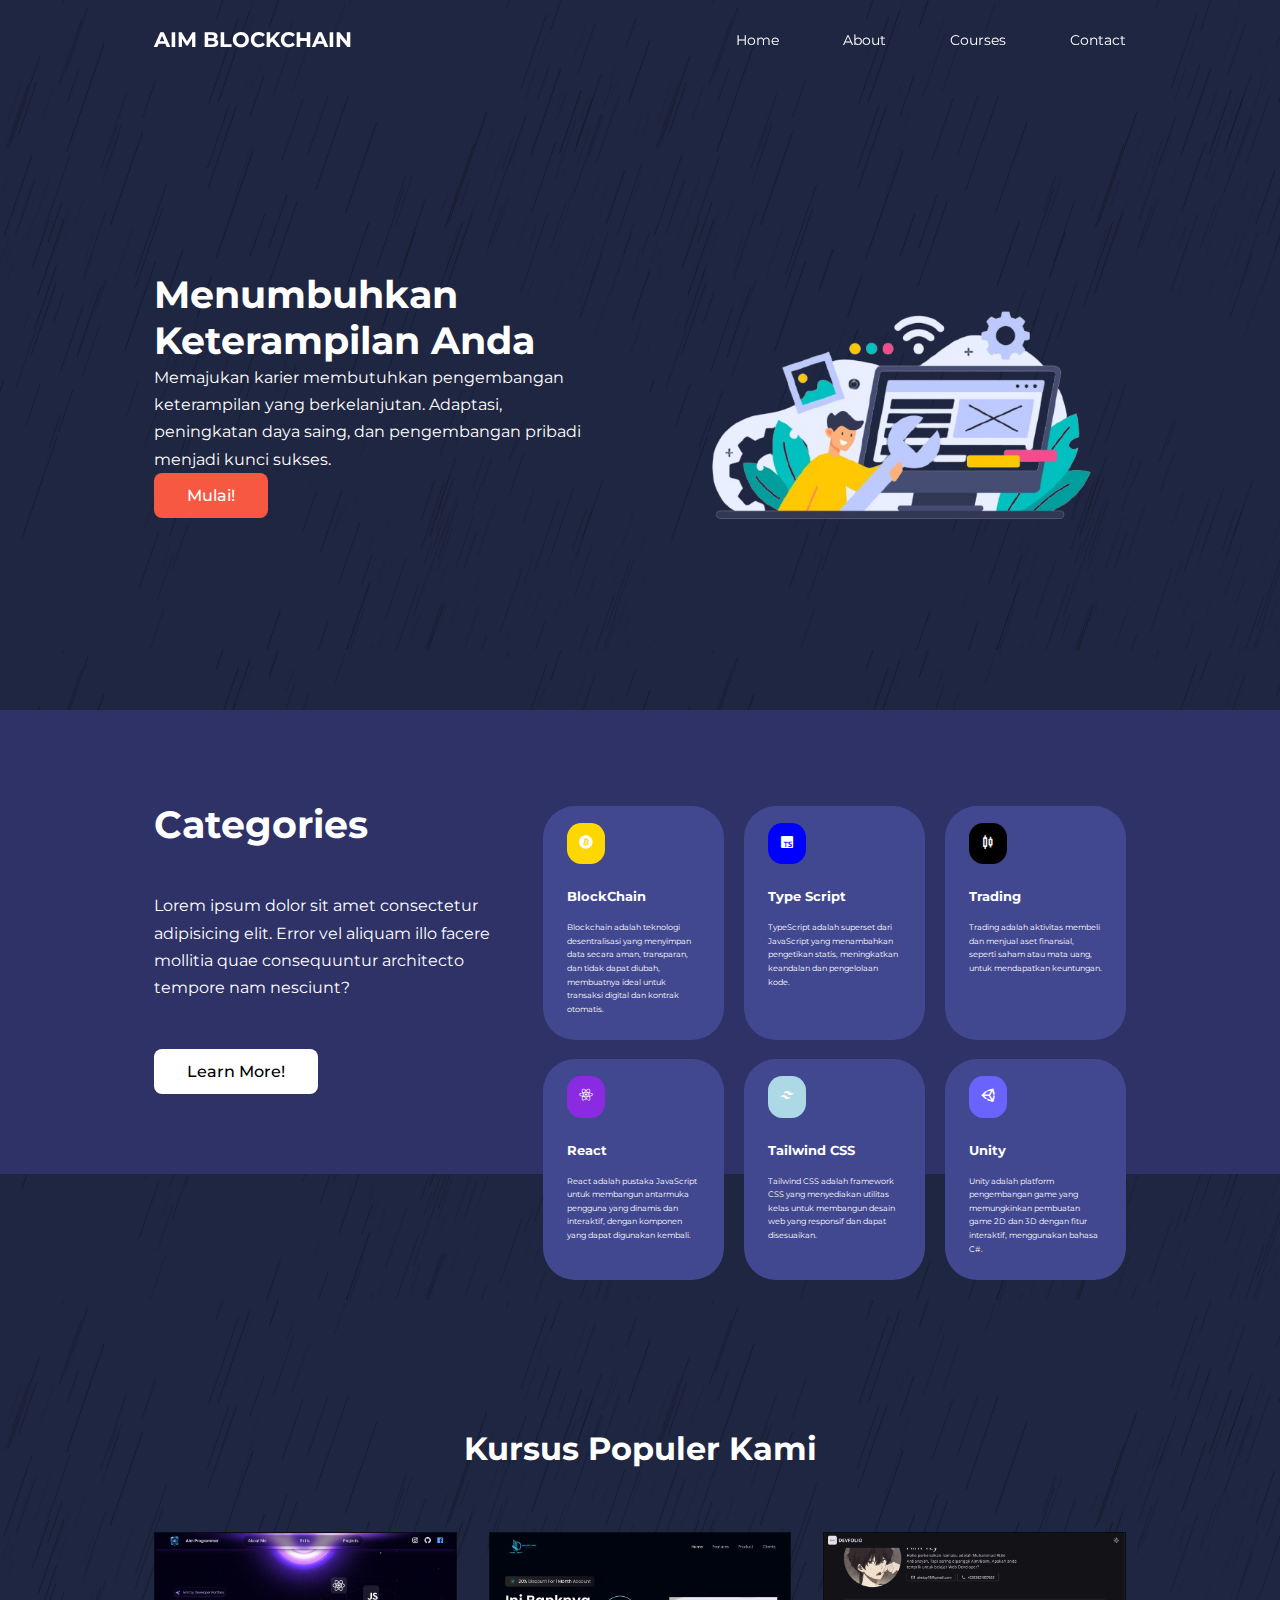
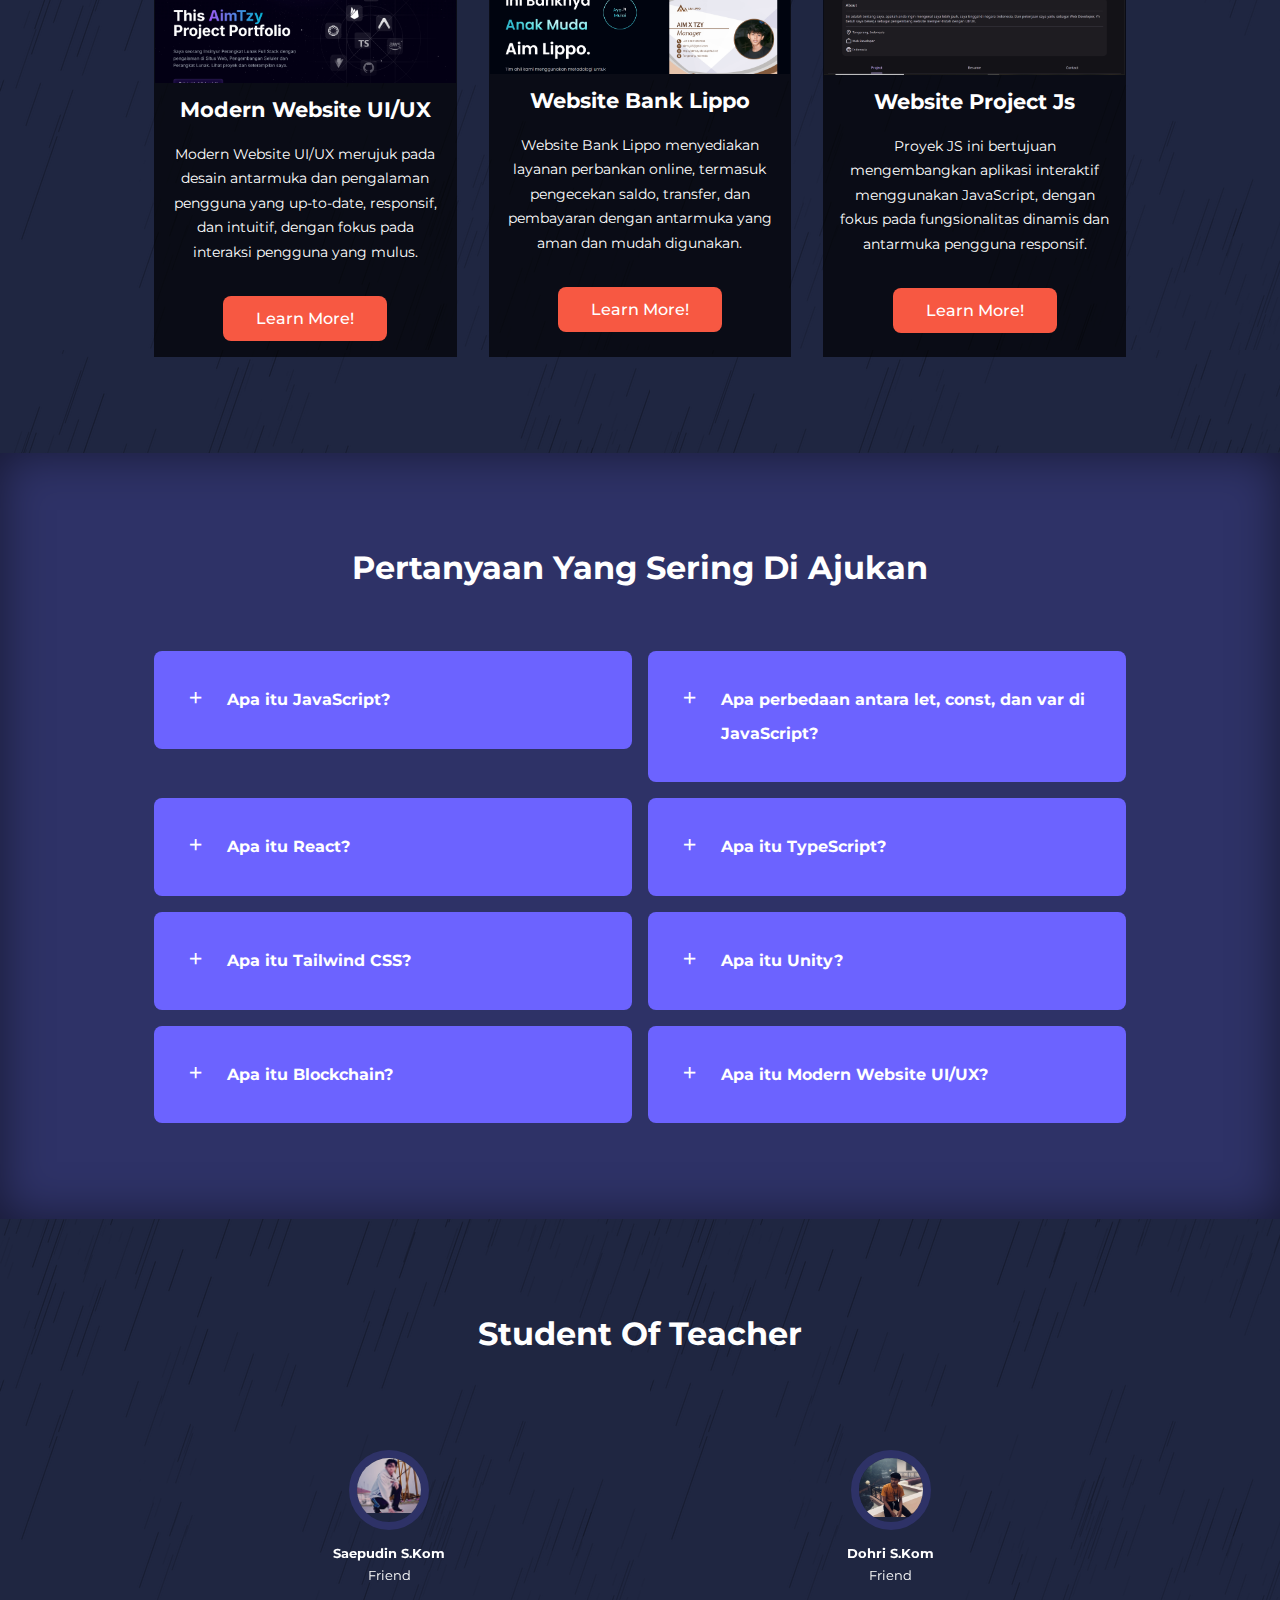
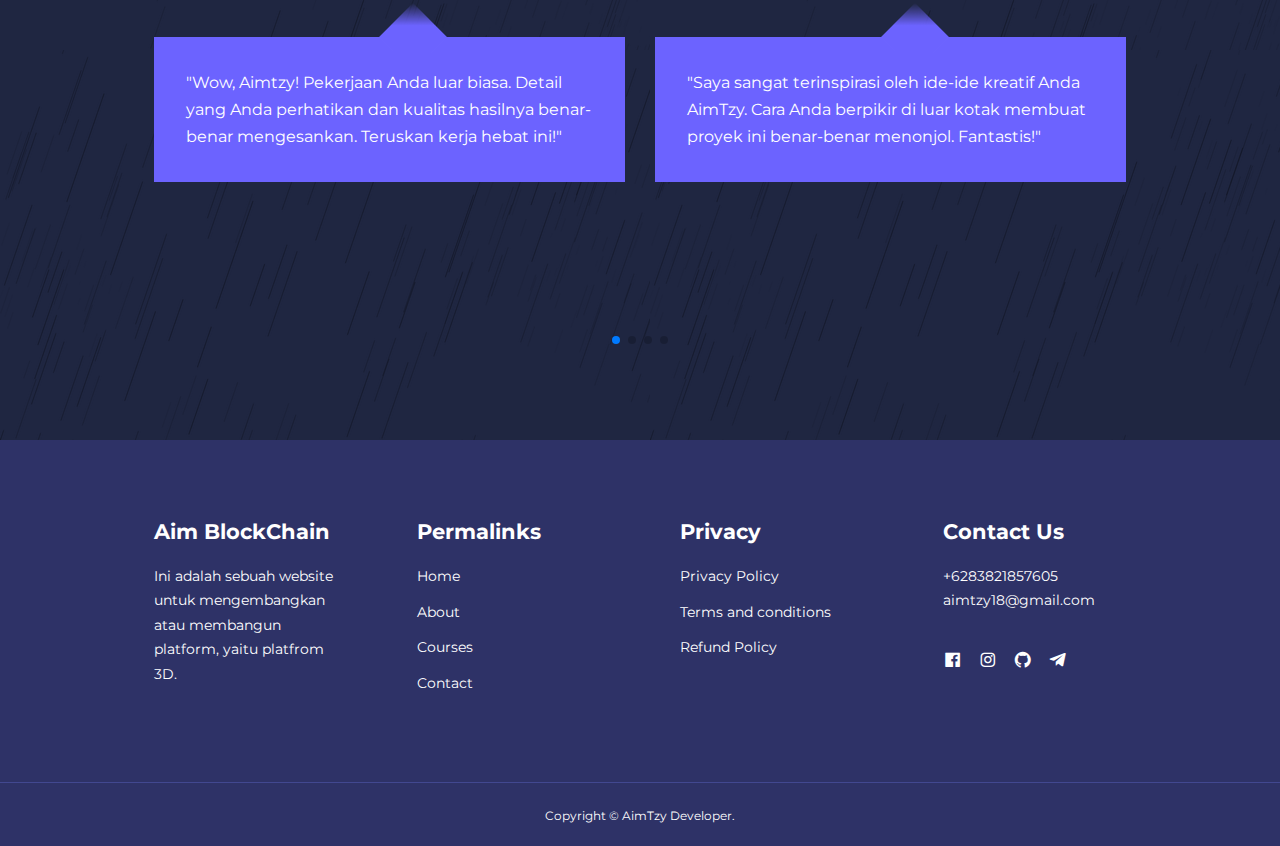
<file: index.html>
<!DOCTYPE html>
<html lang="en">
<head>
    <meta charset="UTF-8">
    <meta name="viewport" content="width=device-width, initial-scale=1.0">
    <link rel="stylesheet" href="./css/style.css">
    <link href='https://unpkg.com/boxicons@2.1.4/css/boxicons.min.css' rel='stylesheet'>
    <link rel="stylesheet"
    href="https://cdn.jsdelivr.net/npm/swiper@11/swiper-bundle.min.css"
    />
    <link href="https://fonts.googleapis.com/css2?family=Montserrat:ital,wght@0,100..900;1,100..900&family=Poppins:ital,wght@0,100;0,200;0,300;0,400;0,500;0,600;0,700;0,800;0,900;1,100;1,200;1,300;1,400;1,500;1,600;1,700;1,800;1,900&display=swap" rel="stylesheet">
    <style>
        body {
            background-image: url(./img/4d885cbd68d7f1281a279839481b5fec.png);
        }
    </style>

    
    <title>Belajar Yoo</title>
</head>
<body>
    <!---------------------- NAVBAR -->
    <nav>
        <div class="container nav_container">
            <a href="index.html"><h4>AIM BLOCKCHAIN</h4></a>
            <ul class="nav_menu">
                <li><a href="index.html">Home</a></li>
                <li><a href="about.html">About</a></li>
                <li><a href="courses.html">Courses</a></li>
                <li><a href="contact.html">Contact</a></li>
            </ul>
            <button id="open-menu-btn"><i class='bx bx-menu'></i></button>
            <button id="close-menu-btn"><i class='bx bx-x'></i></button>
        </div>
    </nav>
    <!------------------------------- END -->

    <!-------------------------------------------- HEADER -->
    <header>
        <div class="container header_container">
            <div class="header_left">
                <h1>Menumbuhkan Keterampilan Anda</h1>
                <p>Memajukan karier membutuhkan pengembangan keterampilan yang berkelanjutan. Adaptasi, peningkatan daya saing, dan pengembangan pribadi menjadi kunci sukses.</p>
                <a href="courses.html" class="btn btn-primary">Mulai!</a>
            </div>

            <div class="header_right">
                <div class="header_right-img">
                    <img src="./img/2992401-removebg-preview.png">
                </div>
            </div>
        </div>
    </header>
    <!---------------------------------------------- END -->

    <!----------------------------- CATEGORY -->
<section class="categories">
    <div class="container categories_container">
    <div class="categories_left">
        <h1>Categories</h1>
        <p>
            Lorem ipsum dolor sit amet consectetur adipisicing elit. Error vel aliquam illo facere mollitia quae consequuntur architecto tempore nam nesciunt?
        </p>
        <a href="#" class="btn">Learn More!</a>
    </div>
    
    <div class="categories_right">
        <article class="category">
            <span class="category_icon"><i class='bx bxl-bitcoin'></i></span>
                <h5>BlockChain</h5>
                <p>Blockchain adalah teknologi desentralisasi yang menyimpan data secara aman, transparan, dan tidak dapat diubah, membuatnya ideal untuk transaksi digital dan kontrak otomatis.</p>
        </article>

        <article class="category">
            <span class="category_icon"><i class='bx bxl-typescript'></i></span>
                <h5>Type Script</h5>
                <p>TypeScript adalah superset dari JavaScript yang menambahkan pengetikan statis, meningkatkan keandalan dan pengelolaan kode.</p>
        </article>

        <article class="category">
            <span class="category_icon"><i class='bx bx-candles'></i></span>
                <h5>Trading</h5>
                <p>Trading adalah aktivitas membeli dan menjual aset finansial, seperti saham atau mata uang, untuk mendapatkan keuntungan.</p>
        </article>

        <article class="category">
            <span class="category_icon"><i class='bx bxl-react'></i></span>
                <h5>React</h5>
                <p>React adalah pustaka JavaScript untuk membangun antarmuka pengguna yang dinamis dan interaktif, dengan komponen yang dapat digunakan kembali.</p>
        </article>

        <article class="category">
            <span class="category_icon"><i class='bx bxl-tailwind-css'></i></span>
                <h5>Tailwind CSS</h5>
                <p>Tailwind CSS adalah framework CSS yang menyediakan utilitas kelas untuk membangun desain web yang responsif dan dapat disesuaikan.</p>
        </article>

        <article class="category">
            <span class="category_icon"><i class='bx bxl-unity'></i></span>
                <h5>Unity</h5>
                <p>Unity adalah platform pengembangan game yang memungkinkan pembuatan game 2D dan 3D dengan fitur interaktif, menggunakan bahasa C#.</p>
        </article>
    </div>
  </div>
</section>
<!---------------------------------------- END -->

<!-------------------------------- COURSES -->
<section class="courses">
    <h2>Kursus Populer Kami</h2>
    <div class="container courses_container">
        <article class="course">
            <div class="course_image">
                <img src="./img/foto3.png">
            </div>
            <div class="course_info">
                <h4>Modern Website UI/UX</h4>
                <p>
                    Modern Website UI/UX merujuk pada desain antarmuka dan pengalaman pengguna yang up-to-date, responsif, dan intuitif, dengan fokus pada interaksi pengguna yang mulus.
                </p>
            <a href="courses.html" class="btn btn-primary">Learn More!</a>
        </div>
        </article>

        <article class="course">
            <div class="course_image">
                <img src="./img/img1.png">
            </div>
            <div class="course_info">
            <h4>Website Bank Lippo</h4>
            <p>
                Website Bank Lippo menyediakan layanan perbankan online, termasuk pengecekan saldo, transfer, dan pembayaran dengan antarmuka yang aman dan mudah digunakan.
            </p>
            <a href="courses.html" class="btn btn-primary">Learn More!</a>
        </div>
        </article>

        <article class="course">
            <div class="course_image">
                <img src="./img/img2.png">
            </div>
            <div class="course_info">
            <h4>Website Project Js</h4>
            <p>
                Proyek JS ini bertujuan mengembangkan aplikasi interaktif menggunakan JavaScript, dengan fokus pada fungsionalitas dinamis dan antarmuka pengguna responsif.
            </p>
            <a href="courses.html" class="btn btn-primary">Learn More!</a>
        </div>
        </article>
    </div>
</section>
<!------------------------------------------------------- END -->

<!----------------------------------- FAQ -->
<section class="faqs">
    <h2>Pertanyaan Yang Sering Di Ajukan</h2>
    <div class="container faqs_container">
        <article class="faq">
            <div class="faq_icon"><i class='bx bx-plus'></i></div>
            <div class="question_answer">
                <h4>Apa itu JavaScript?</h4>
                <p>
                    JavaScript adalah bahasa pemrograman yang digunakan untuk membuat halaman web interaktif dan dinamis. Ia berjalan di browser dan memungkinkan manipulasi elemen HTML dan CSS serta pengelolaan event.
                </p>
            </div>
        </article>

        <article class="faq">
            <div class="faq_icon"><i class='bx bx-plus'></i></div>
            <div class="question_answer">
                <h4>Apa perbedaan antara let, const, dan var di JavaScript?</h4>
                <p>
                    let dan const adalah cara modern untuk mendeklarasikan variabel, dengan let memungkinkan perubahan nilai dan const tidak. var adalah cara lama yang memiliki cakupan fungsi dan bisa menyebabkan masalah dalam pengelolaan variabel.
                </p>
            </div>
        </article>

        <article class="faq">
            <div class="faq_icon"><i class='bx bx-plus'></i></div>
            <div class="question_answer">
                <h4>Apa itu React?</h4>
                <p>
                    React adalah pustaka JavaScript untuk membangun antarmuka pengguna. Ia memungkinkan pengembangan aplikasi web dengan komponen yang dapat digunakan kembali dan state management yang efisien.
                </p>
            </div>
        </article>

        <article class="faq">
            <div class="faq_icon"><i class='bx bx-plus'></i></div>
            <div class="question_answer">
                <h4>Apa itu TypeScript?</h4>
                <p>
                    TypeScript adalah superset dari JavaScript yang menambahkan pengetikan statis, sehingga memungkinkan pengembang untuk menangkap kesalahan lebih awal dan meningkatkan pengelolaan kode.
                </p>
            </div>
        </article>

        <article class="faq">
            <div class="faq_icon"><i class='bx bx-plus'></i></div>
            <div class="question_answer">
                <h4>Apa itu Tailwind CSS?</h4>
                <p>
                    Tailwind CSS adalah framework CSS utilitas yang memungkinkan pengembang membangun desain web dengan cepat dan konsisten menggunakan kelas-kelas yang sudah ditentukan.
                </p>
            </div>
        </article>

        <article class="faq">
            <div class="faq_icon"><i class='bx bx-plus'></i></div>
            <div class="question_answer">
                <h4>Apa itu Unity?</h4>
                <p>
                    Unity adalah platform pengembangan game yang memungkinkan pembuatan game 2D dan 3D dengan fitur interaktif dan dukungan untuk berbagai platform, menggunakan bahasa pemrograman C#.
                </p>
            </div>
        </article>

        <article class="faq">
            <div class="faq_icon"><i class='bx bx-plus'></i></div>
            <div class="question_answer">
                <h4>Apa itu Blockchain?</h4>
                <p>
                    Blockchain adalah teknologi desentralisasi yang menyimpan data dalam blok yang terhubung secara aman dan transparan, digunakan dalam berbagai aplikasi seperti mata uang kripto dan kontrak pintar.
                </p>
            </div>
        </article>

        <article class="faq">
            <div class="faq_icon"><i class='bx bx-plus'></i></div>
            <div class="question_answer">
                <h4>Apa itu Modern Website UI/UX?</h4>
                <p>
                    Modern Website UI/UX mencakup desain antarmuka dan pengalaman pengguna yang mutakhir, responsif, dan intuitif, memastikan interaksi pengguna yang mulus dan memuaskan.
                </p>
            </div>
        </article>
    </div>
</section>
<!------------------------------------------------- END -->

<!------------------------------------ TESTIMONAL -->
<section class="container testimonials_container mySwiper">
    <h2>Student Of Teacher</h2>
    <div class="swiper-wrapper">
        <article class="testimonial swiper-slide">
            <div class="avatar">
                <img src="./img/avatar2.jpg">
            </div>
            <div class="testimonial_info">
                <h5>Saepudin S.Kom</h5>
                <small>Friend</small>
            </div>
            <div class="testimonial_body">
                <p>
                    "Wow, Aimtzy! Pekerjaan Anda luar biasa. Detail yang Anda perhatikan dan kualitas hasilnya benar-benar mengesankan. Teruskan kerja hebat ini!"
            </div>
        </article>

        <article class="testimonial swiper-slide">
            <div class="avatar">
                <img src="./img/avatar1.jpg">
            </div>
            <div class="testimonial_info">
                <h5>Dohri S.Kom</h5>
                <small>Friend</small>
            </div>
            <div class="testimonial_body">
                <p>
                    "Saya sangat terinspirasi oleh ide-ide kreatif Anda AimTzy. Cara Anda berpikir di luar kotak membuat proyek ini benar-benar menonjol. Fantastis!"
                </p>
            </div>
        </article>

        <article class="testimonial swiper-slide">
            <div class="avatar">
                <img src="./img/avatar3.jpeg">
            </div>
            <div class="testimonial_info">
                <h5>Pavel Durov</h5>
                <small>CEO Telegram</small>
            </div>
            <div class="testimonial_body">
                <p>
                    "Terima kasih atas kerja sama yang luar biasa, AimTzy. Kemampuan Anda untuk berkolaborasi dan berkomunikasi dengan baik telah membuat proyek ini sukses. Senang bekerja dengan Anda!"
                </p>
            </div>
        </article>

        <article class="testimonial swiper-slide">
            <div class="avatar">
                <img src="./img/avatar4.jpg">
            </div>
            <div class="testimonial_info">
                <h5>Vitalik Buterin</h5>
                <small>Pendiri Etherium</small>
            </div>
            <div class="testimonial_body">
                <p>
                    "Selamat, AimTzy! Pencapaian Anda benar-benar patut dibanggakan. Kerja keras dan dedikasi Anda membuahkan hasil yang mengesankan. Semoga sukses terus menyertai Anda!"
                </p>
            </div>
        </article>

        <article class="testimonial swiper-slide">
            <div class="avatar">
                <img src="./img/avatar5.jpeg">
            </div>
            <div class="testimonial_info">
                <h5>AimTzy</h5>
                <small>Pengembang</small>
            </div>
            <div class="testimonial_body">
                <p>
                    "Terima kasih banyak atas komentar positifnya! Saya sangat menghargai dukungan dan apresiasi Anda. Itu sangat memotivasi saya untuk terus berusaha dan menciptakan karya yang lebih baik lagi. Senang bisa membuat sesuatu yang Anda suka!"
                </p>
            </div>
        </article>
    </div>
    <div class="swiper-pagination"></div>
</section>
<!--------------------------------------- END -->

<!------------------------------------ FOOTER -->
<footer>
    <div class="container footer_container">
        <div class="footer_1">
            <a href="index.html" class="footer_logo"><h4>Aim BlockChain</h4></a>
            <p>
                Ini adalah sebuah website untuk mengembangkan atau membangun platform, yaitu platfrom 3D.
            </p>
        </div>

        <div class="footer_2">
            <h4>Permalinks</h4>
        <ul class="permalink">
            <li><a href="index.html">Home</a></li>
            <li><a href="about.html">About</a></li>
            <li><a href="courses.html">Courses</a></li>
            <li><a href="contact.html">Contact</a></li>
        </ul>
        </div>

        <div class="footer_3">
            <h4>Privacy</h4>
            <ul class="privacy">
                <li><a href="#">Privacy Policy</a></li>
                <li><a href="#">Terms and conditions</a></li>
                <li><a href="#">Refund Policy</a></li>
            </ul>
        </div>

        <div class="footer_4">
            <h4>Contact Us</h4>
            <div>
                <p>+6283821857605</p>
                <p>aimtzy18@gmail.com</p>
            </div>

            <ul class="footer_social">
                <li>
                    <a href="#"><i class='bx bxl-facebook-square' ></i></a>
                </li>
                <li>
                    <a href="#"><i class='bx bxl-instagram' ></i></a>
                </li>
                <li>
                    <a href="#"><i class='bx bxl-github'></i></a>
                </li>
                <li>
                    <a href="#"><i class='bx bxl-telegram' ></i></a>
                </li>
            </ul>
        </div>
    </div>

    <div class="footer_copyright">
        <small>Copyright &copy; AimTzy Developer.</small>
    </div>
</footer>

<!------------------------------ SWIPER -->
<script src="https://cdn.jsdelivr.net/npm/swiper@11/swiper-bundle.min.js"></script>

<script>
    var swiper = new Swiper(".mySwiper", {
      slidesPerView: 1,
      spaceBetween: 30,
      pagination: {
        el: ".swiper-pagination",
        clickable: true,
      },
      // is window 600 px
      breakpoints: {
        600: {
            slidesPerView: 2
        }
      }
    });
  </script>


<script src="JavaScript.js"></script>
</body>
</html>
</file>
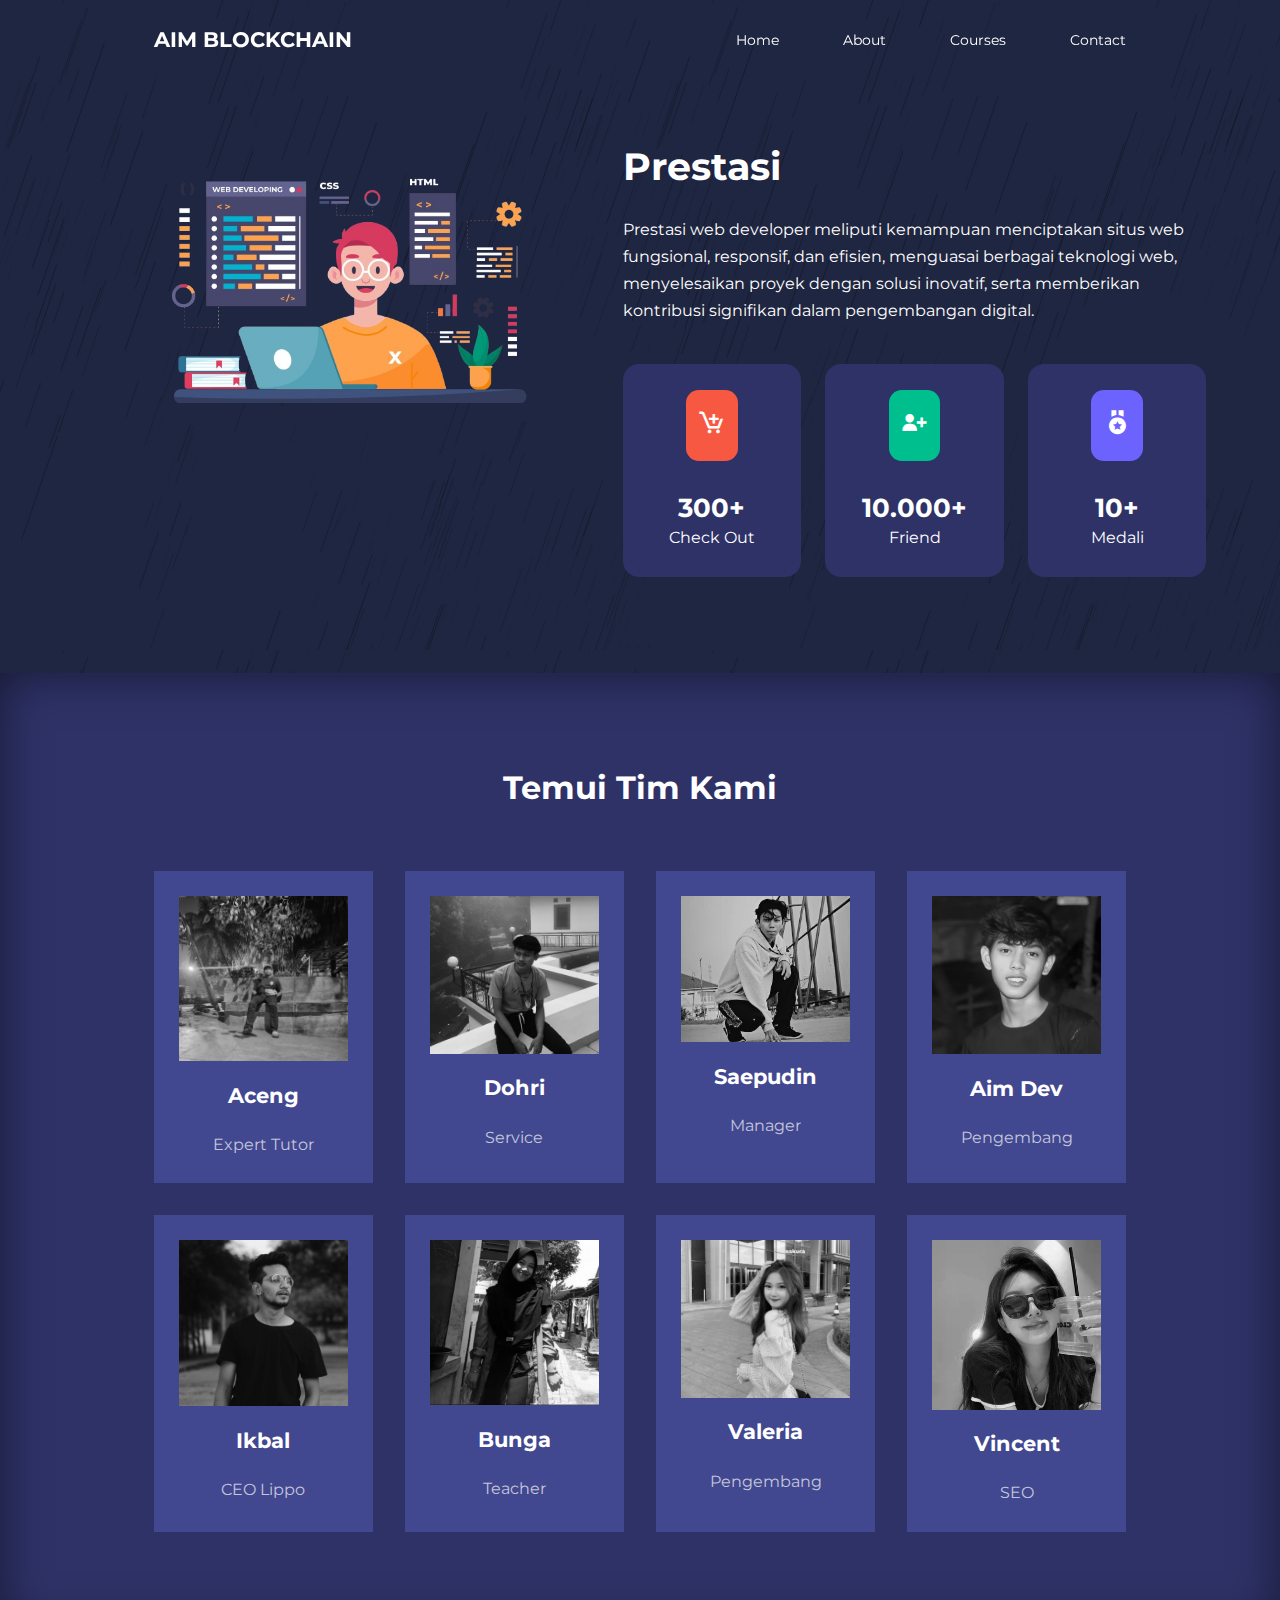
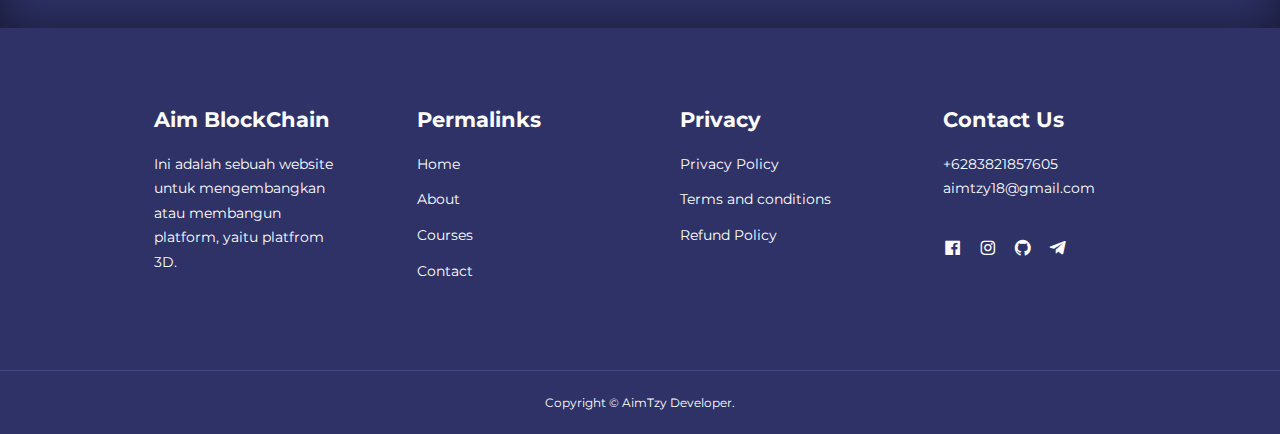
<file: about.html>
<!DOCTYPE html>
<html lang="en">
<head>
    <meta charset="UTF-8">
    <meta name="viewport" content="width=device-width, initial-scale=1.0">
    <link rel="stylesheet" href="./css/style.css">
    <link rel="stylesheet" href="./css/about.css">
    <link href='https://unpkg.com/boxicons@2.1.4/css/boxicons.min.css' rel='stylesheet'>
    <link rel="stylesheet"
    href="https://cdn.jsdelivr.net/npm/swiper@11/swiper-bundle.min.css"
    />
    <link href="https://fonts.googleapis.com/css2?family=Montserrat:ital,wght@0,100..900;1,100..900&family=Poppins:ital,wght@0,100;0,200;0,300;0,400;0,500;0,600;0,700;0,800;0,900;1,100;1,200;1,300;1,400;1,500;1,600;1,700;1,800;1,900&display=swap" rel="stylesheet">

    <style>
        body {
            background-image: url(./img/4d885cbd68d7f1281a279839481b5fec.png);
        }
    </style>

    
    <title>Belajar Yoo</title>
</head>
<body>
    <!---------------------- NAVBAR -->
    <nav>
        <div class="container nav_container">
            <a href="index.html"><h4>AIM BLOCKCHAIN</h4></a>
            <ul class="nav_menu">
                <li><a href="index.html">Home</a></li>
                <li><a href="about.html">About</a></li>
                <li><a href="courses.html">Courses</a></li>
                <li><a href="contact.html">Contact</a></li>
            </ul>
            <button id="open-menu-btn"><i class='bx bx-menu'></i></button>
            <button id="close-menu-btn"><i class='bx bx-x'></i></button>
        </div>
    </nav>
    <!------------------------------- END -->

    <!------------------------------------------- ACHIEVEMENTS -->
    <section class="about_achievements">
        <div class="container about_achievements-container">
            <div class="about_achievements-left">
                <img src="./img/web2-removebg-preview.png">
            </div>
            
            <div class="about_achievements-right">
                <h1>Prestasi</h1>
                <p>
                    Prestasi web developer meliputi kemampuan menciptakan situs web fungsional, responsif, dan efisien, menguasai berbagai teknologi web, menyelesaikan proyek dengan solusi inovatif, serta memberikan kontribusi signifikan dalam pengembangan digital.
                </p>
                <div class="achievements_cards">
                    <article class="achievements_card">
                        <span class="achievements_icon">
                            <i class='bx bx-cart-add'></i>
                        </span>
                        <h3>300+</h3>
                        <p>Check Out</p>
                    </article>

                    <article class="achievements_card">
                        <span class="achievements_icon">
                            <i class='bx bxs-user-plus'></i>
                        </span>
                        <h3>10.000+</h3>
                        <p>Friend</p>
                    </article>

                    <article class="achievements_card">
                        <span class="achievements_icon">
                            <i class='bx bxs-medal'></i>
                        </span>
                        <h3>10+</h3>
                        <p>Medali</p>
                    </article>
                </div>
            </div>
        </div>
    </section>
    <!------------------------------------------- END ACHIEVEMENTS -->

    <!------------------------------------------- TEAM -->
    <section class="team">
        <h2>Temui Tim Kami</h2>
        <div class="container team_container">
            <article class="team_member">
                <div class="team_member-image">
                    <img src="./img/avatar7.jpeg">
                </div>
                <div class="tim_member-info">
                    <h4>Aceng</h4>
                    <p>Expert Tutor</p>
                </div>
                <div class="team_member-social">
                    <a href="" target="_blank"><i class='bx bxl-instagram' ></i></a>
                    <a href="" target="_blank"><i class='bx bxl-twitter' ></i></a>
                    <a href="" target="_blank"><i class='bx bxl-linkedin-square'></i></a>
                </div>
            </article>

            <article class="team_member">
                <div class="team_member-image">
                    <img src="./img/avatar1.jpg">
                </div>
                <div class="tim_member-info">
                    <h4>Dohri</h4>
                    <p>Service</p>
                </div>
                <div class="team_member-social">
                    <a href="" target="_blank"><i class='bx bxl-instagram' ></i></a>
                    <a href="" target="_blank"><i class='bx bxl-twitter' ></i></a>
                    <a href="" target="_blank"><i class='bx bxl-linkedin-square'></i></a>
                </div>
            </article>

            <article class="team_member">
                <div class="team_member-image">
                    <img src="./img/avatar2.jpg">
                </div>
                <div class="tim_member-info">
                    <h4>Saepudin</h4>
                    <p>Manager</p>
                </div>
                <div class="team_member-social">
                    <a href="" target="_blank"><i class='bx bxl-instagram' ></i></a>
                    <a href="" target="_blank"><i class='bx bxl-twitter' ></i></a>
                    <a href="" target="_blank"><i class='bx bxl-linkedin-square'></i></a>
                </div>
            </article>

            <article class="team_member">
                <div class="team_member-image">
                    <img src="./img/avatar5.jpeg">
                </div>
                <div class="tim_member-info">
                    <h4>Aim Dev</h4>
                    <p>Pengembang</p>
                </div>
                <div class="team_member-social">
                    <a href="" target="_blank"><i class='bx bxl-instagram' ></i></a>
                    <a href="" target="_blank"><i class='bx bxl-twitter' ></i></a>
                    <a href="" target="_blank"><i class='bx bxl-linkedin-square'></i></a>
                </div>
            </article>

            <article class="team_member">
                <div class="team_member-image">
                    <img src="./img/avatar13.jpg">
                </div>
                <div class="tim_member-info">
                    <h4>Ikbal</h4>
                    <p>CEO Lippo</p>
                </div>
                <div class="team_member-social">
                    <a href="" target="_blank"><i class='bx bxl-instagram' ></i></a>
                    <a href="" target="_blank"><i class='bx bxl-twitter' ></i></a>
                    <a href="" target="_blank"><i class='bx bxl-linkedin-square'></i></a>
                </div>
            </article>

            <article class="team_member">
                <div class="team_member-image">
                    <img src="./img/avatar9.jpeg">
                </div>
                <div class="tim_member-info">
                    <h4>Bunga</h4>
                    <p>Teacher</p>
                </div>
                <div class="team_member-social">
                    <a href="" target="_blank"><i class='bx bxl-instagram' ></i></a>
                    <a href="" target="_blank"><i class='bx bxl-twitter' ></i></a>
                    <a href="" target="_blank"><i class='bx bxl-linkedin-square'></i></a>
                </div>
            </article>

            <article class="team_member">
                <div class="team_member-image">
                    <img src="./img/img1.jpeg">
                </div>
                <div class="tim_member-info">
                    <h4>Valeria</h4>
                    <p>Pengembang</p>
                </div>
                <div class="team_member-social">
                    <a href="" target="_blank"><i class='bx bxl-instagram' ></i></a>
                    <a href="" target="_blank"><i class='bx bxl-twitter' ></i></a>
                    <a href="" target="_blank"><i class='bx bxl-linkedin-square'></i></a>
                </div>
            </article>

            <article class="team_member">
                <div class="team_member-image">
                    <img src="./img/avatar12.jfif">
                </div>
                <div class="tim_member-info">
                    <h4>Vincent</h4>
                    <p>SEO</p>
                </div>
                <div class="team_member-social">
                    <a href="" target="_blank"><i class='bx bxl-instagram' ></i></a>
                    <a href="" target="_blank"><i class='bx bxl-twitter' ></i></a>
                    <a href="" target="_blank"><i class='bx bxl-linkedin-square'></i></a>
                </div>
            </article>
        </div>
    </section>
    <!------------------------------------------- END TEAM -->

    <!------------------------------------ FOOTER -->
<footer>
    <div class="container footer_container">
        <div class="footer_1">
            <a href="index.html" class="footer_logo"><h4>Aim BlockChain</h4></a>
            <p>
                Ini adalah sebuah website untuk mengembangkan atau membangun platform, yaitu platfrom 3D.
            </p>
        </div>

        <div class="footer_2">
            <h4>Permalinks</h4>
        <ul class="permalink">
            <li><a href="index.html">Home</a></li>
            <li><a href="about.html">About</a></li>
            <li><a href="courses.html">Courses</a></li>
            <li><a href="contact.html">Contact</a></li>
        </ul>
        </div>

        <div class="footer_3">
            <h4>Privacy</h4>
            <ul class="privacy">
                <li><a href="#">Privacy Policy</a></li>
                <li><a href="#">Terms and conditions</a></li>
                <li><a href="#">Refund Policy</a></li>
            </ul>
        </div>

        <div class="footer_4">
            <h4>Contact Us</h4>
            <div>
                <p>+6283821857605</p>
                <p>aimtzy18@gmail.com</p>
            </div>

            <ul class="footer_social">
                <li>
                    <a href="#"><i class='bx bxl-facebook-square' ></i></a>
                </li>
                <li>
                    <a href="#"><i class='bx bxl-instagram' ></i></a>
                </li>
                <li>
                    <a href="#"><i class='bx bxl-github'></i></a>
                </li>
                <li>
                    <a href="#"><i class='bx bxl-telegram' ></i></a>
                </li>
            </ul>
        </div>
    </div>

    <div class="footer_copyright">
        <small>Copyright &copy; AimTzy Developer.</small>
    </div>
</footer>

<script src="JavaScript.js"></script>
</body>
</html>
</file>
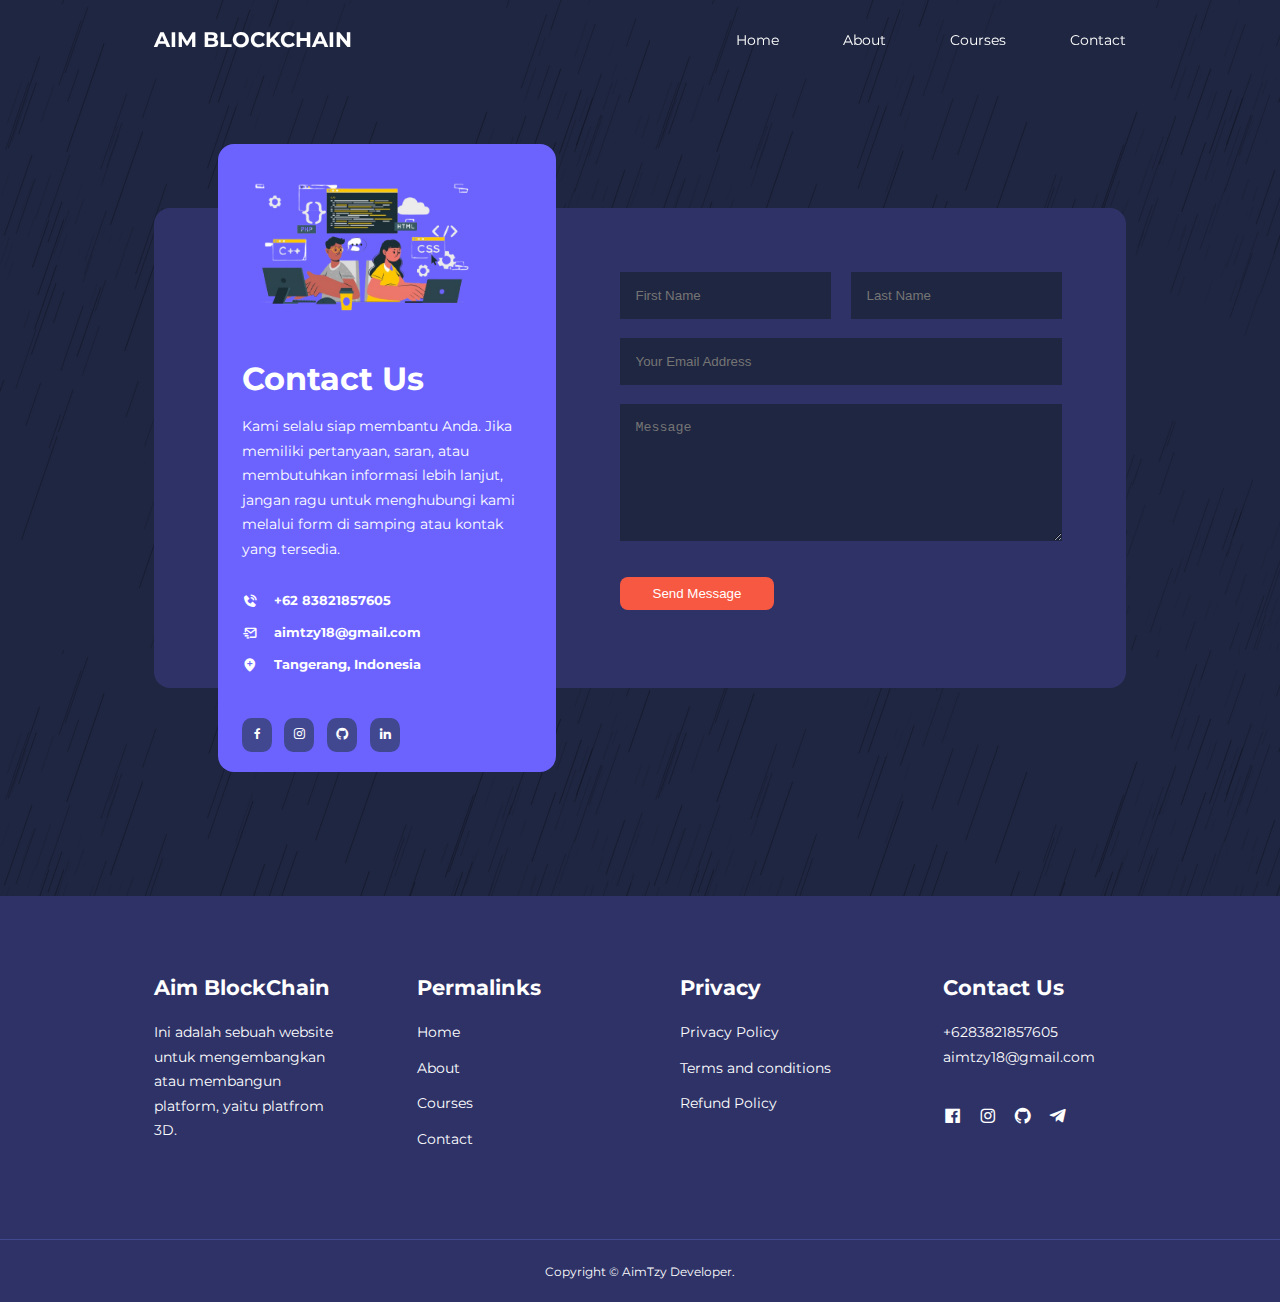
<file: contact.html>
<!DOCTYPE html>
<html lang="en">
<head>
    <meta charset="UTF-8">
    <meta name="viewport" content="width=device-width, initial-scale=1.0">
    <link rel="stylesheet" href="./css/style.css">
    <link rel="stylesheet" href="./css/contact.css">
    <link href='https://unpkg.com/boxicons@2.1.4/css/boxicons.min.css' rel='stylesheet'>
    <link rel="stylesheet"
    href="https://cdn.jsdelivr.net/npm/swiper@11/swiper-bundle.min.css"
    />
    <link href="https://fonts.googleapis.com/css2?family=Montserrat:ital,wght@0,100..900;1,100..900&family=Poppins:ital,wght@0,100;0,200;0,300;0,400;0,500;0,600;0,700;0,800;0,900;1,100;1,200;1,300;1,400;1,500;1,600;1,700;1,800;1,900&display=swap" rel="stylesheet">

    <style>
        body {
            background-image: url(./img/4d885cbd68d7f1281a279839481b5fec.png);
        }
    </style>

    
    <title>Belajar Yoo</title>
</head>
<body>
    <!---------------------- NAVBAR -->
    <nav>
        <div class="container nav_container">
            <a href="index.html"><h4>AIM BLOCKCHAIN</h4></a>
            <ul class="nav_menu">
                <li><a href="index.html">Home</a></li>
                <li><a href="about.html">About</a></li>
                <li><a href="courses.html">Courses</a></li>
                <li><a href="contact.html">Contact</a></li>
            </ul>
            <button id="open-menu-btn"><i class='bx bx-menu'></i></button>
            <button id="close-menu-btn"><i class='bx bx-x'></i></button>
        </div>
    </nav>
    <!------------------------------- END -->

    <section class="contact">
        <div class="container contact_container">
            <aside class="contact_aside">
                <div class="aside_image">
                    <img src="./img/web1-removebg-preview.png">
                </div>
                <h2>Contact Us</h2>
                <p>Kami selalu siap membantu Anda. Jika memiliki pertanyaan, saran, atau membutuhkan informasi lebih lanjut, jangan ragu untuk menghubungi kami melalui form di samping atau kontak yang tersedia.</p>
                <ul class="contact_detail">
                    <li>
                        <i class='bx bxs-phone-call'></i>
                        <h5>+62 83821857605</h5>
                    </li>
                    <li>
                        <i class='bx bx-mail-send'></i>
                        <h5>aimtzy18@gmail.com</h5>
                    </li>
                    <li>
                        <i class='bx bxs-location-plus'></i>
                        <h5>Tangerang, Indonesia</h5>
                    </li>
                </ul>
                <ul class="contact_social">
                    <li><a href=""><i class='bx bxl-facebook'></i></a></li>
                    <li><a href=""><i class='bx bxl-instagram' ></i></a></li>
                    <li><a href=""><i class='bx bxl-github' ></i></a></li>
                    <li><a href=""><i class='bx bxl-linkedin'></i></a></li>
                </ul>
            </aside>


            <form class="contact_form">
                <div class="form_name">
                    <input type="text" name="First Name" placeholder="First Name" required>
                    <input type="text" name="Last Name" placeholder="Last Name" required>
                </div>
                <input type="email" name="Email Address" placeholder="Your Email Address" required>
                <textarea name="Message" placeholder="Message" rows="7" required></textarea>
                <button type="submit" class="btn btn-primary">Send Message</button>
            </form>
        </div>
    </section>

<!------------------------------------ FOOTER -->
<footer>
    <div class="container footer_container">
        <div class="footer_1">
            <a href="index.html" class="footer_logo"><h4>Aim BlockChain</h4></a>
            <p>
                Ini adalah sebuah website untuk mengembangkan atau membangun platform, yaitu platfrom 3D.
            </p>
        </div>

        <div class="footer_2">
            <h4>Permalinks</h4>
        <ul class="permalink">
            <li><a href="index.html">Home</a></li>
            <li><a href="about.html">About</a></li>
            <li><a href="courses.html">Courses</a></li>
            <li><a href="contact.html">Contact</a></li>
        </ul>
        </div>

        <div class="footer_3">
            <h4>Privacy</h4>
            <ul class="privacy">
                <li><a href="#">Privacy Policy</a></li>
                <li><a href="#">Terms and conditions</a></li>
                <li><a href="#">Refund Policy</a></li>
            </ul>
        </div>

        <div class="footer_4">
            <h4>Contact Us</h4>
            <div>
                <p>+6283821857605</p>
                <p>aimtzy18@gmail.com</p>
            </div>

            <ul class="footer_social">
                <li>
                    <a href="#"><i class='bx bxl-facebook-square' ></i></a>
                </li>
                <li>
                    <a href="#"><i class='bx bxl-instagram' ></i></a>
                </li>
                <li>
                    <a href="#"><i class='bx bxl-github'></i></a>
                </li>
                <li>
                    <a href="#"><i class='bx bxl-telegram' ></i></a>
                </li>
            </ul>
        </div>
    </div>

    <div class="footer_copyright">
        <small>Copyright &copy; AimTzy Developer.</small>
    </div>
</footer>

<script src="JavaScript.js"></script>
</body>
</html>
</file>
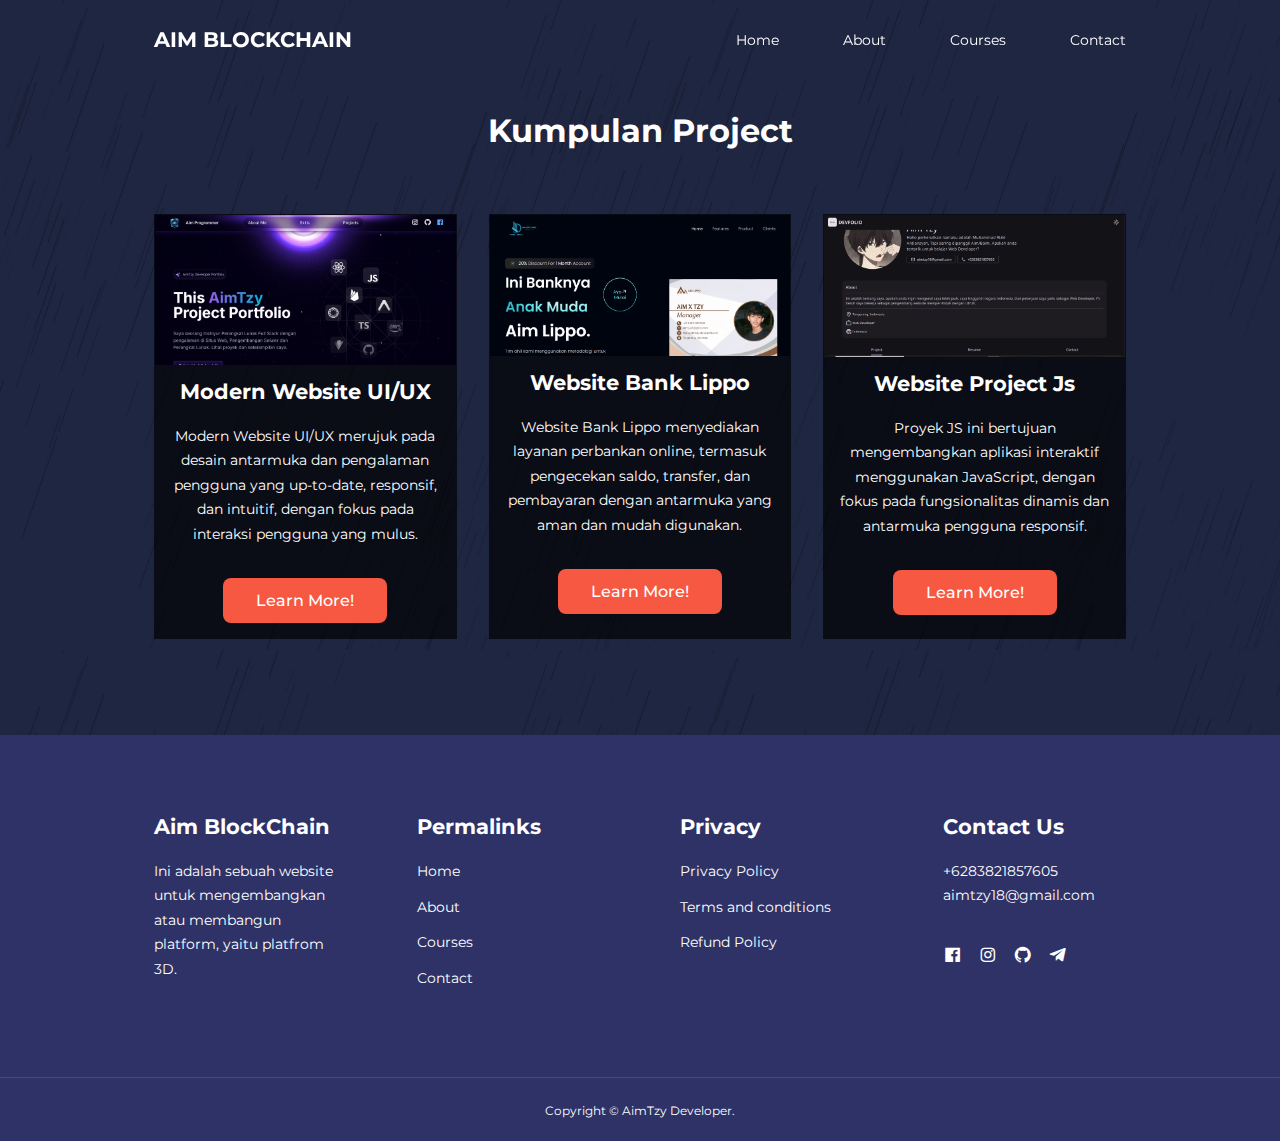
<file: courses.html>
<!DOCTYPE html>
<html lang="en">
<head>
    <meta charset="UTF-8">
    <meta name="viewport" content="width=device-width, initial-scale=1.0">
    <link rel="stylesheet" href="./css/style.css">
    <style>
        .courses {
            margin-top: 1rem;
        }
    </style>
    <link href='https://unpkg.com/boxicons@2.1.4/css/boxicons.min.css' rel='stylesheet'>
    <link rel="stylesheet"
    href="https://cdn.jsdelivr.net/npm/swiper@11/swiper-bundle.min.css"
    />
    <link href="https://fonts.googleapis.com/css2?family=Montserrat:ital,wght@0,100..900;1,100..900&family=Poppins:ital,wght@0,100;0,200;0,300;0,400;0,500;0,600;0,700;0,800;0,900;1,100;1,200;1,300;1,400;1,500;1,600;1,700;1,800;1,900&display=swap" rel="stylesheet">

    <style>
        body {
            background-image: url(./img/4d885cbd68d7f1281a279839481b5fec.png);
        }
    </style>

    
    <title>Belajar Yoo</title>
</head>
<body>
    <!---------------------- NAVBAR -->
    <nav>
        <div class="container nav_container">
            <a href="index.html"><h4>AIM BLOCKCHAIN</h4></a>
            <ul class="nav_menu">
                <li><a href="index.html">Home</a></li>
                <li><a href="about.html">About</a></li>
                <li><a href="courses.html">Courses</a></li>
                <li><a href="contact.html">Contact</a></li>
            </ul>
            <button id="open-menu-btn"><i class='bx bx-menu'></i></button>
            <button id="close-menu-btn"><i class='bx bx-x'></i></button>
        </div>
    </nav>
    <!------------------------------- END -->

    <!-------------------------------- COURSES -->
<section class="courses">
    <h2>Kumpulan Project</h2>
    <div class="container courses_container">
        <article class="course">
            <div class="course_image">
                <img src="./img/foto3.png">
            </div>
            <div class="course_info">
                <h4>Modern Website UI/UX</h4>
                <p>
                    Modern Website UI/UX merujuk pada desain antarmuka dan pengalaman pengguna yang up-to-date, responsif, dan intuitif, dengan fokus pada interaksi pengguna yang mulus.
                </p>
            <a href="courses.html" class="btn btn-primary">Learn More!</a>
        </div>
        </article>

        <article class="course">
            <div class="course_image">
                <img src="./img/img1.png">
            </div>
            <div class="course_info">
            <h4>Website Bank Lippo</h4>
            <p>
                Website Bank Lippo menyediakan layanan perbankan online, termasuk pengecekan saldo, transfer, dan pembayaran dengan antarmuka yang aman dan mudah digunakan.
            </p>
            <a href="courses.html" class="btn btn-primary">Learn More!</a>
        </div>
        </article>

        <article class="course">
            <div class="course_image">
                <img src="./img/img2.png">
            </div>
            <div class="course_info">
            <h4>Website Project Js</h4>
            <p>
                Proyek JS ini bertujuan mengembangkan aplikasi interaktif menggunakan JavaScript, dengan fokus pada fungsionalitas dinamis dan antarmuka pengguna responsif.
            </p>
            <a href="courses.html" class="btn btn-primary">Learn More!</a>
        </div>
        </article>
    </div>
</section>
<!------------------------------------------------------- END -->

<!------------------------------------ FOOTER -->
<footer>
    <div class="container footer_container">
        <div class="footer_1">
            <a href="index.html" class="footer_logo"><h4>Aim BlockChain</h4></a>
            <p>
                Ini adalah sebuah website untuk mengembangkan atau membangun platform, yaitu platfrom 3D.
            </p>
        </div>

        <div class="footer_2">
            <h4>Permalinks</h4>
        <ul class="permalink">
            <li><a href="index.html">Home</a></li>
            <li><a href="about.html">About</a></li>
            <li><a href="courses.html">Courses</a></li>
            <li><a href="contact.html">Contact</a></li>
        </ul>
        </div>

        <div class="footer_3">
            <h4>Privacy</h4>
            <ul class="privacy">
                <li><a href="#">Privacy Policy</a></li>
                <li><a href="#">Terms and conditions</a></li>
                <li><a href="#">Refund Policy</a></li>
            </ul>
        </div>

        <div class="footer_4">
            <h4>Contact Us</h4>
            <div>
                <p>+6283821857605</p>
                <p>aimtzy18@gmail.com</p>
            </div>

            <ul class="footer_social">
                <li>
                    <a href="#"><i class='bx bxl-facebook-square' ></i></a>
                </li>
                <li>
                    <a href="#"><i class='bx bxl-instagram' ></i></a>
                </li>
                <li>
                    <a href="#"><i class='bx bxl-github'></i></a>
                </li>
                <li>
                    <a href="#"><i class='bx bxl-telegram' ></i></a>
                </li>
            </ul>
        </div>
    </div>

    <div class="footer_copyright">
        <small>Copyright &copy; AimTzy Developer.</small>
    </div>
</footer>

<script src="JavaScript.js"></script>
</body>
</html>
</file>
<file: css/style.css>
* {
    margin: 0;
    padding: 0;
    border: 0;
    outline: 0;
    text-decoration: none;
    list-style: none;
    box-sizing: border-box;
}

:root {
    --color-primary: #6c63ff;
    --color-sucess: #00bf8e;
    --color-warning: #f7c94b;
    --color-denger: #f75842;
    --color-denger-variant: rgba(247, 88, 66, 0.4);
    --color-white: #fff;
    --color-light: rgba(255, 255, 255, 0.7);
    --color-black: #000;
    --color-bg: #1f2641;
    --color-bg1: #2e3267;
    --color-bg2: #424890;
    
    --container-width-lg: 76%;
    --container-width-md: 90%;
    --container-width-sm: 94%;

    --transition: all 400ms ease;
}

body {
    font-family: "Montserrat", sans-serif;
    line-height: 1.7;
    color: var(--color-white);
    background: var(--color-bg);
}

.container {
    width: var(--container-width-lg);
    margin: 0 auto;
}

section {
    padding: 6rem 0;
}

section h2 {
    text-align: center;
    margin-bottom: 4rem;
}

h1, 
h2, 
h3, 
h4, 
h5 {
    line-height: 1.2;
}

h1 {
    font-size: 2.4rem;
}

h2 {
    font-size: 2rem;
}

h3 {
    font-size: 1.6rem;
}

h4 {
    font-size: 1.3rem;
}

a {
    color: var(--color-white);
}

img {
    width: 100%;
    display: block;
    object-fit: cover;
}

.btn {
    display: inline-block;
    background: var(--color-white);
    color: var(--color-black);
    padding: .5rem 2rem;
    border: 1px solid transparent;
    font-weight: 500;
    transition: var(--transition);
    border-radius: 0.5rem;
}

.btn:hover {
    background: transparent;
    color: var(--color-white);
    border-color: var(--color-white);
}

.btn-primary {
    background: var(--color-denger);
    color: var(--color-white);
}

/*========================= NAVBAR ========================*/
nav {
    background: transparent;
    width: 100vw;
    height: 80px;
    position: fixed;
    top: 0;
    z-index: 11;
}

/*============ SCROLL =====*/
.window-scroll {
    background: var(--color-primary);
    box-shadow: 0 1rem 2rem rgba(0, 0, 0, 0.2); 
}

.nav_container {
    height: 100%;
    display: flex;
    justify-content: space-between;
    align-items: center;
}

nav button {
    display: none;
}

.nav_menu {
    display: flex;
    align-items: center;
    gap: 4rem;
}

.nav_menu a {
    font-size: 0.9rem;
    transition: var(--transition);
}

.nav_menu a:hover {
    color: var(--color-bg2);
}

/*================== HEADER =============================*/
header {
    position: relative;
    top: 5rem;
    overflow: hidden;
    height: 70vh;
    margin-bottom: 5rem;
}

.header_container {
    display: grid;
    grid-template-columns: 1fr 1fr;
    align-items: center;
    gap: 5rem;
    height: 100%;
}

.heder_left p {
    margin: 1rem 0 2.4rem;
}

/*=================== CATEGORY =====================*/
.categories {
    background: var(--color-bg1);
    height: 29rem;
}

.categories h1 {
    line-height: 1;
    margin-bottom: 3rem;
}

.categories_container {
    display: grid;
    grid-template-columns: 40% 60%;
    /*gap: 4rem;*/
}

.categories_left {
    margin-right: 2rem;
}

.categories_left p {
    margin: 1rem 0 3rem;
}

.categories_right {
    display: grid;
    grid-template-columns: repeat(3, 1fr);
    gap: 1.2rem;
}

.category {
    background: var(--color-bg2);
    padding: 1.5rem;
    border-radius: 2rem;
    transition: var(--transition);
}

.category:hover {
    box-shadow: 0 3rem 3rem rgba(0, 0, 0, 0.3);
    z-index: 1;
}

.category:nth-child(2) .category_icon {
    background: blue;
}

.category:nth-child(1) .category_icon {
    background: gold;
}

.category:nth-child(3) .category_icon {
    background: black;
}

.category:nth-child(4) .category_icon {
    background: blueviolet;
}

.category:nth-child(5) .category_icon {
    background: lightblue;
}

.category_icon {
    background: var(--color-primary);
    padding: 0.7rem;
    border-radius: 0.9rem;
}

.category h5 {
    margin: 2rem 0 1rem;
}

.category p {
    font-size: 0.5rem;
}

/* ================================== COURSES ====================== */
.courses {
    margin-top: 10rem;
}

.courses_container {
    display: grid;
    grid-template-columns: repeat(3, 1fr);
    gap: 2rem;
}

.course {
    background: rgba(0, 0, 0, 0.664);
    text-align: center;
    border: 1px solid transparent;
    transition: var(--transition);
}

.course:hover {
    background: transparent;
    border-color: white;
}

.course_info {
    padding: 0.9rem;
}

.course_info p {
    margin: 1.2rem 0 2rem;
    font-size: 0.9rem;
}

/* ============================= FAQ ============= */
.faqs {
    background: var(--color-bg1);
    box-shadow: inset 0 0 3rem rgba(0, 0, 0, 0.5);
}

.faqs_container {
    display: grid;
    grid-template-columns: 1fr 1fr;
    gap: 1rem;
}

.faq {
    padding: 2rem;
    display: flex;
    align-items: center;
    gap: 1.4rem;
    height: fit-content;
    background: var(--color-primary);
    cursor: pointer;
    border-radius: .5rem;
}

.faq h4 {
    font-size: 1rem;
    line-height: 2.1;
}

.faq_icon {
    align-self: flex-start;
    font-size: 1.2rem;
}

.faq p {
    margin-top: 0.8rem;
    display: none;
}

.faq.open p {
    display: block;
}

/* --------------- TESTIMONAL --------------- */
.testimonials_container {
    overflow-x: hidden;
    position: relative;
    margin-bottom: 5rem;
}

.testimonial {
    padding-top: 2rem;
}

.avatar {
    width: 5rem;
    height: 5rem;
    border-radius: 50%;
    overflow: hidden;
    margin: 0 auto 1rem;
    border: .5rem solid var(--color-bg1);
}

.testimonial_info {
    text-align: center;
}

.testimonial_body {
    background: var(--color-primary);
    padding: 2rem;
    margin-top: 3rem;
    position: relative;
}

.testimonial_body::before {
    content: "";
    display: block;
    background: linear-gradient(135deg,
        transparent,
        var(--color-primary),
        var(--color-primary),
        var(--color-primary));
    width: 3rem;
    height: 3rem;
    position: absolute;
    left: 50%;
    top: -1.5rem;
    transform: rotate(45deg);
}

/* ==================== FOOTER ====================== */
footer {
    background: var(--color-bg1);
    padding-top: 5rem;
    font-size: 0.9rem;
}

.footer_container {
    display: grid;
    grid-template-columns: repeat(4, 1fr);
    gap: 5rem;
}

.footer_container > div h4 {
    margin-bottom: 1.2rem;
}

.footer_1 p {
    margin: 0 0 2rem;
}

footer ul li {
    margin-bottom: 0.7rem;
}

footer ul li a:hover {
    text-decoration: underline;
}

.footer_social {
    display: flex;
    gap: 1rem;
    font-size: 1.2rem;
    margin-top: 2rem;
}

.footer_copyright {
    text-align: center;
    margin-top: 4rem;
    padding: 1.2rem 0;
    border-top: 1px solid var(--color-bg2);
}

/* ========================================= MEDIA QUERIES TABLET */
@media screen and (max-width: 1024px) {
    .container {
        width: var(--container-width-md);
    }

    h1 {
        font-size: 2.2rem;
    }

    h2 {
        font-size: 1.7rem;
    }

    h3 {
        font-size: 1.4rem;
    }

    h4 {
        font-size: 1.2rem;
    }

    /* =========================== Navbar =================== */
    nav button {
        display: inline-block;
        background: transparent;
        font-size: 1.8rem;
        color: var(--color-white);
        cursor: pointer;
    }

    nav button#close-menu-btn {
        display: none;
    }

    .nav_menu {
        position: fixed;
        top: 5rem;
        right: 5%;
        height: fit-content;
        width: 18rem;
        flex-direction: column;
        gap: 0;
        display: none;
    }

    .nav_menu li {
        width: 100%;
        height: 5.8rem;
        animation: animateNavItems 400ms linear forwards;
        transform-origin: top right;
        opacity: 0;
    }

    .nav_menu li:nth-child(2) {
        animation-delay: 200ms;
    }

    .nav_menu li:nth-child(3) {
        animation-delay: 400ms;
    }

    .nav_menu li:nth-child(4) {
        animation-delay: 600ms;
    }

    @keyframes animateNavItems {
        0% {
            transform: rotateZ(-90deg) rotateX(90deg) scale(0.1);
        }
        100% {
            transform: rotateZ(0) rotateX(0) scale(1);
            opacity: 1;

        }
    }

    .nav_menu li a {
        background: var(--color-primary);
        box-shadow: -4rem 6rem 10rem rgba(0, 0, 0, 0.6);
        width: 100%;
        height: 105%;
        display: grid;
        place-items: center;
    }

    .nav_menu li a:hover {
        background: var(--color-bg2);
        color: var(--color-white);
    }

    /* ====================== HEADER =================== */
    header {
        height: 52vh;
        margin-bottom: 4rem;
    }

    .header_container {
        gap: 0;
        padding-bottom: 3rem;
    }

    /* ======================= CATEGORY ==================== */
    .categories {
        height: auto;
    }

    .categories_container {
        grid-template-columns: 1fr;
        gap: 3rem;
    }

    .categories_left {
        margin-right: 0;
    }

    /* ========================= Sensei ======================= */
    .courses {
        margin-top: 0;
    }

    .courses_container {
        grid-template-columns: 1fr 1fr;
    }

    /* ================================== Faq ================= */
    .faqs_container {
        grid-template-columns: 1fr;
    }

    .faq {
        padding: 1.5rem;
    }

    /* ============================ FOOTER ================== */
    .footer_container {
        grid-template-columns: 1fr 1fr;
    }
}

/* ====================== MEDIA QUERIES PHONE =================== */
@media screen and (max-width: 600px) {
    .container {
        width: var(--container-width-sm);
    }

    /* ============================ Navbar ================== */
    .nav_menu {
        right: 3%;
    }

    /*============================ HEADER ==================== */
    header {
        height: 100vh;
    }

    .header_container {
        grid-template-columns: 1fr;
        text-align: center;
        margin-top: 0;
    }

    .heder_left p {
        margin-bottom: 1.3rem;
    }

    /* =============================== CATEGORY ====================== */
    .categories_right {
        grid-template-columns: 1fr 1fr;
        gap: 0.7rem;
    }

    .category {
        padding: 1rem;
        border-radius: 1rem;
    }

    .category_icon {
        margin-top: 4px;
        display: inline-block;
    }

    /* ===================================== CURSES ==================== */
    .courses_container {
        grid-template-columns: 1fr;
    }

    /* ============================== TESTI ============================= */
    .testimonial_body {
        padding: 1.2rem;
    }

    /* ================================= FOOTER ============================== */
    .footer_container {
        grid-template-columns: 1fr;
        text-align: center;
        gap: 2rem;
    }

    .footer_1 p {
        margin: 1rem auto;
    }

    .footer_social {
        justify-content: center;
    }
}
</file>
<file: css/about.css>
/* ==================== ACHIEVEMENT ====================*/
.about_achievements {
    margin-top: 3rem;
}

.about_achievements-container {
    display: grid;
    grid-template-columns: 40% 60%;
    gap: 5rem;
}

.about_achievements-right > p {
    margin: 1.6rem 0 2.5rem;
}

.achievements_cards {
    display: grid;
    grid-template-columns: repeat(3, 1fr);
    gap: 1.5rem;
}

.achievements_card {
    background: var(--color-bg1);
    padding: 1.6rem;
    border-radius: 1rem;
    text-align: center;
    transition: var(--transition);
}

.achievements_card:hover {
    background: var(--color-bg2);
    box-shadow: 0 3rem 3rem rgba(0, 0, 0, 0.3);
}

.achievements_icon {
    background: var(--color-denger);
    padding: 0.7rem;
    border-radius: .8rem;
    display: inline-block;
    margin-bottom: 2rem;
    font-size: 1.8rem;
}

.achievements_card:nth-child(2) .achievements_icon {
    background-color: var(--color-sucess);
}

.achievements_card:nth-child(3) .achievements_icon {
    background-color: var(--color-primary);
}

/* ==================== TEAM ====================*/
.team {
    background: var(--color-bg1);
    box-shadow: inset 0 0 3rem rgba(0, 0, 0, 0.5);
}

.team_container {
    display: grid;
    grid-template-columns: repeat(4, 1fr);
    gap: 2rem;
}

.team_member {
    background: var(--color-bg2);
    padding: 1.5rem;
    border: 1px solid transparent;
    transition: var(--transition);
    position: relative;
    overflow: hidden;
}

.team_member:hover {
    background: transparent;
    border-color: var(--color-primary);
}

.team_member-image img {
    filter: saturate(0);
}

.team_member:hover img {
    filter: saturate(1);
}

.tim_member-info * {
    text-align: center;
    margin-top: 1.4rem;
}

.tim_member-info p {
    color: var(--color-light);
}

.team_member-social {
    position: absolute;
    top: 50%;
    transform: translateY(-50%);
    right: -100%;
    display: flex;
    flex-direction: column;
    background: var(--color-primary);
    border-radius: .5rem 0 0 .5rem;
    box-shadow: -2rem 0 2rem rgba(0, 0, 0, 0.3);
    transition: var(--transition);
}

.team_member:hover .team_member-social {
    right: 0;
}

.team_member-social a {
    padding: .8rem;
}

/* =========================== MEDIA QUERIES TABLET =============== */
@media screen and (max-width: 1024px) {
    .about_achievements {
        margin-top: 2rem;
    }

    .about_achievements-container {
        grid-template-columns: 1fr;
        gap: 4rem;
    }

    .about_achievements-left {
        width: 80%;
        margin: 0 auto;
    }

    .team_container {
        grid-template-columns: repeat(3, 1fr);
        gap: 1.5rem;
    }

    .team_member {
        padding: 1rem;
    }
}

/* ==================================== MEDIA QUERIES PHONE ======================== */
@media screen and (max-width: 600px) {
    .achievements_card {
        display: none;
    }

    .team_container {
        grid-template-columns: 1fr 1fr;
        gap: 0.7rem;
    }
}
</file>
<file: css/contact.css>
.contact_container {
    background: var(--color-bg1);
    padding: 4rem;
    display: grid;
    grid-template-columns: 40% 60%;
    gap: 4rem;
    height: 30rem;
    margin: 7rem auto;
    border-radius: 1rem;
}

/* ====================== ASIDE ===================== */
.contact_aside {
    background: var(--color-primary);
    padding: 1.5rem;
    border-radius: 1rem;
    position: relative;
    bottom: 8rem;
}

.aside_image {
    width: 15rem;
    margin-bottom: 2rem;
}

.contact_aside h2 {
    text-align: left;
    margin-bottom: 1rem;
}

.contact_aside p {
    font-size: .9rem;
    margin-bottom: 2rem;
}

.contact_detail li {
    display: flex;
    gap: 1rem;
    align-items: center;
    margin-bottom: 1rem;
}

.contact_social {
    display: flex;
    gap: .8rem;
    margin-top: 3rem;
}

.contact_social a {
    background: var(--color-bg2);
    padding: .5rem;
    border-radius: 30%;
    font-size: .9rem;
    transition: var(--transition);
}

.contact_social a:hover {
    background: transparent;
}

/* ====================== FORM ======================== */
.contact_form {
    display: flex;
    flex-direction: column;
    gap: 1.2rem;
    margin-right: 4rem;
}

.form_name {
    display: flex;
    gap: 1.2rem;
}

.contact_form input[type="text"] {
    width: 50%;
}

input, textarea {
    width: 100%;
    padding: 1rem;
    background: var(--color-bg);
    color: var(--color-white);
}

.contact_form .btn {
    width: max-content;
    margin-top: 1rem;
    cursor: pointer;
}

/* ========== MEDIA QUERIES TABLET ================== */
@media screen and (max-width: 1024px) {
    .contact {
        padding-bottom: 0;
    }

    .contact_container {
        gap: 1.5rem;
        margin-top: 3rem;
        height: auto;
        padding: 1.5rem;
    }

    .contact_aside {
        width: auto;
        padding: 1.5rem;
        bottom: 0;
    }

    .contact_form {
        align-items: center;
        margin-right: 1.5rem;
    }
}


/* ================== MEDIA QUERIES PHONE ========================= */
@media screen and (max-width: 600px) {
    .contact_container {
        grid-template-columns: 1fr;
        gap: 3rem;
        margin-top: 0;
        padding: 0;
    }

    .contact_form {
        margin: 0 1.5rem 3rem;
    }

    .form_name {
        flex-direction: column;
    }

    .form_name input[type='text'] {
        width: 100%;
    }
}
</file>
